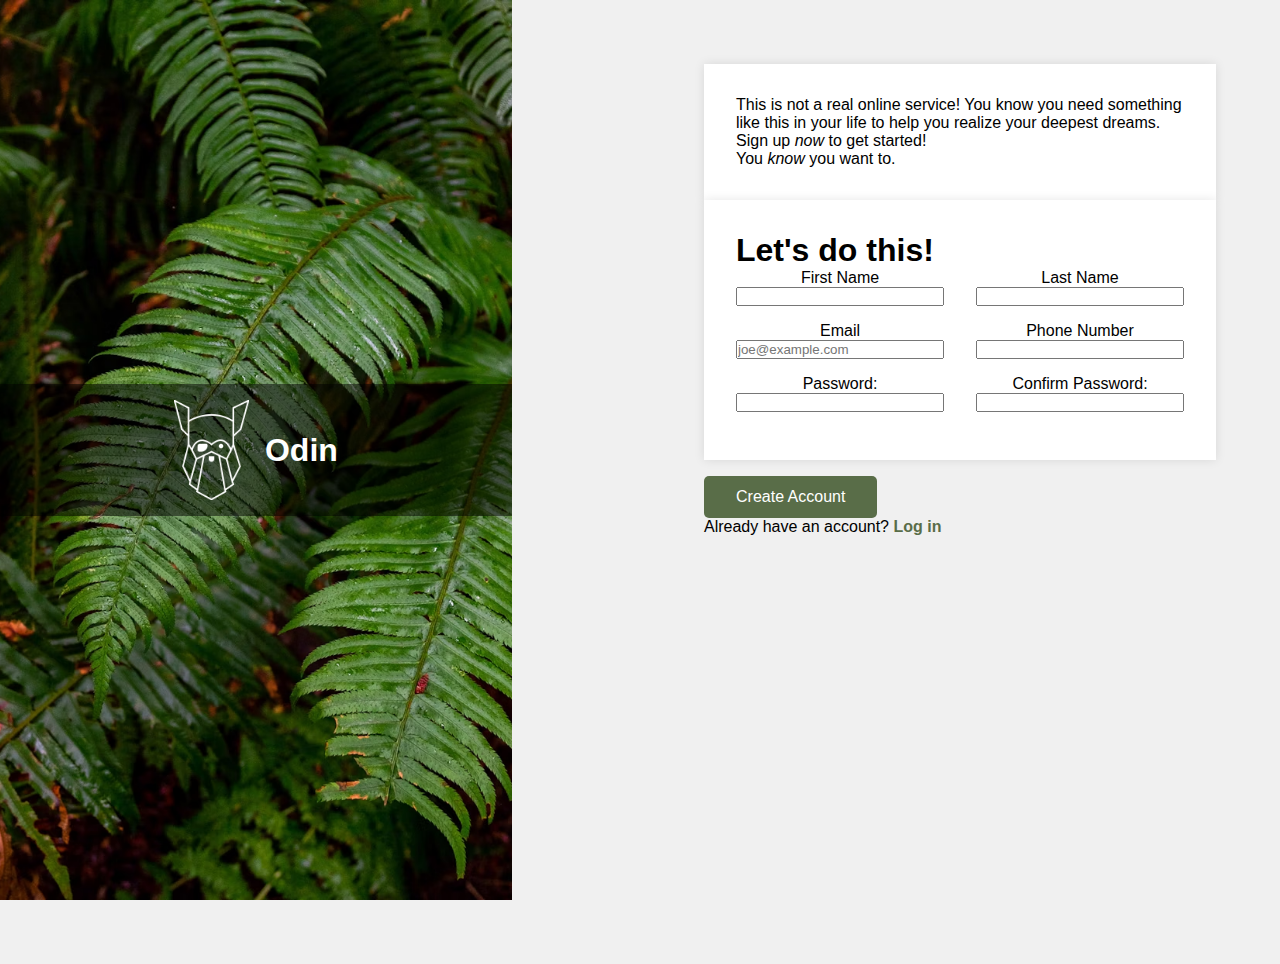
<file: index.html>
<!DOCTYPE html>
<html lang="en">

<head>
    <meta charset="UTF-8">
    <meta name="viewport" content="width=device-width, initial-scale=1.0">
    <title>Document</title>
    <link rel='stylesheet' href='styleform.css' />
</head>

<body>
    <div class="image-background">
        <div class="logo">
            <img src="logo.png">
            <h1>Odin</h1>
        </div>
    </div>

    <div class="main-content">
        <header class='speaker-form-header'>
            <p>This is not a real online service! You know you need something like this in your life to help you realize
                your deepest dreams.</p>
            <p>Sign up <em>now</em> to get started!</p>
            <p>You <em>know</em> you want to.</p>
        </header>

        <form action='' method='get' class='speaker-form'>
            <h1>Let's do this!</h1>
            <div class='form-row'>
                <div>
                    <label for='first-name'> First Name</label>
                    <input id='first-name' name='first-name' type='text' />
                </div>
                <div>
                    <label for='last-name'> Last Name</label>
                    <input id='last-name' name='last-name' type='text' />
                </div>
            </div>

            <div class='form-row'>
                <div>
                    <label for='email'>Email</label>
                    <input id='email' name='email' type='email' placeholder='joe@example.com' />
                </div>
                <div>
                    <label for='tel'>Phone Number</label>
                    <input id='tel' name='tel' type='tel' />
                </div>
            </div>

            <div class='form-row'>
                <div>
                    <label for="password">Password:</label>
                    <input type="text" id="password" name="password" required>
                </div>
                <div>
                    <label for="password">Confirm Password:</label>
                    <input type="text" id="confirm-password" name="confirm-password" required>
                </div>
            </div>

        </form>

        <div class="button-submit">
            <button type="submit">Create Account</button>
        </div>
        <div>
            Already have an account? <span class="log-in">Log in</span>
        </div>
    </div>

</body>

</html>
</file>
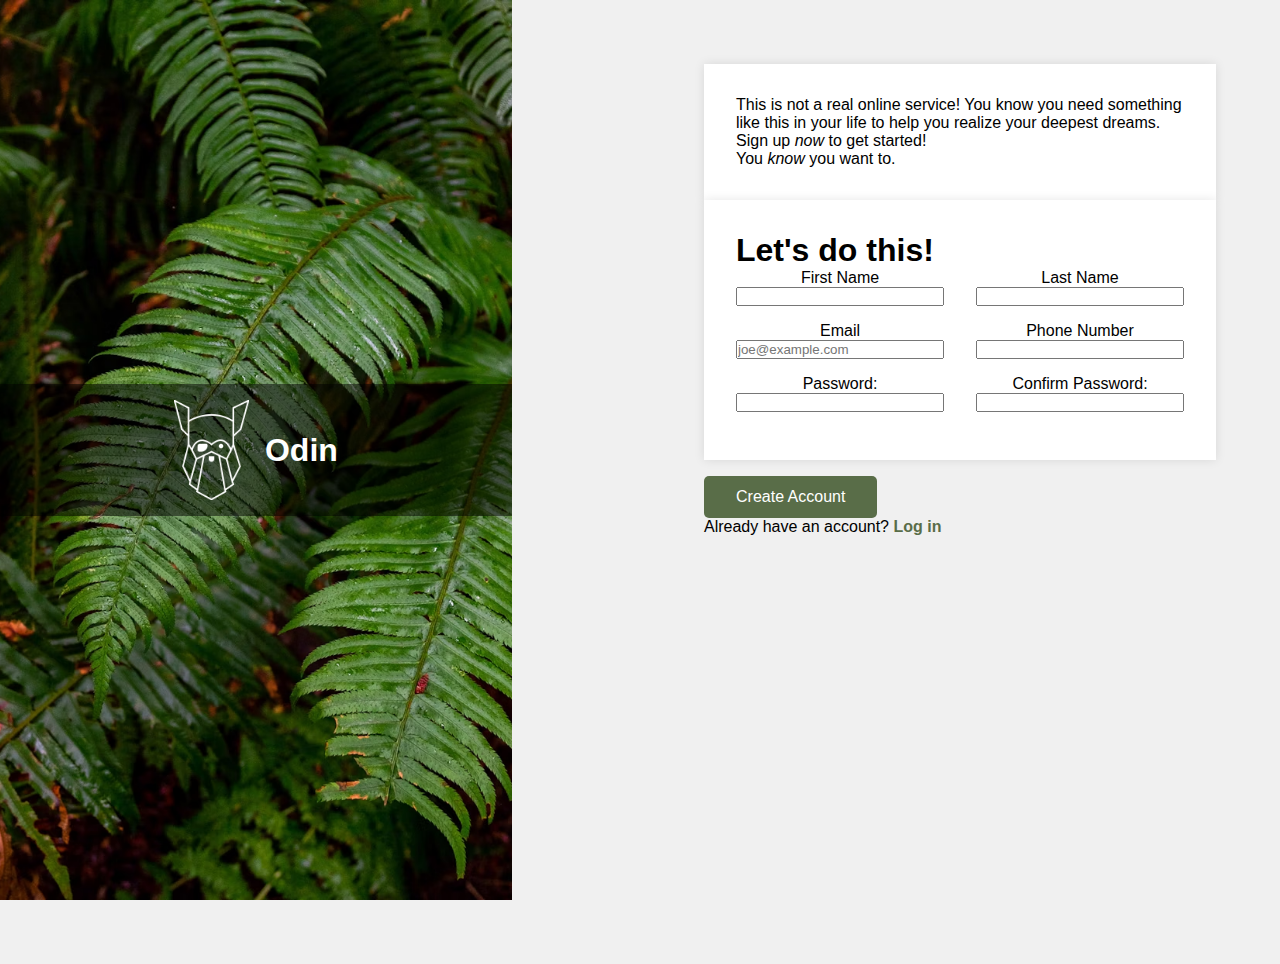
<file: indexsignupform.html>
<!DOCTYPE html>
<html lang="en">

<head>
    <meta charset="UTF-8">
    <meta name="viewport" content="width=device-width, initial-scale=1.0">
    <title>Document</title>
    <link rel='stylesheet' href='styleform.css' />
</head>

<body>
    <div class="image-background">
        <div class="logo">
            <img src="logo.png">
            <h1>Odin</h1>
        </div>
    </div>

    <div class="main-content">
        <header class='speaker-form-header'>
            <p>This is not a real online service! You know you need something like this in your life to help you realize
                your deepest dreams.</p>
            <p>Sign up <em>now</em> to get started!</p>
            <p>You <em>know</em> you want to.</p>
        </header>

        <form action='' method='get' class='speaker-form'>
            <h1>Let's do this!</h1>
            <div class='form-row'>
                <div>
                    <label for='first-name'> First Name</label>
                    <input id='first-name' name='first-name' type='text' />
                </div>
                <div>
                    <label for='last-name'> Last Name</label>
                    <input id='last-name' name='last-name' type='text' />
                </div>
            </div>

            <div class='form-row'>
                <div>
                    <label for='email'>Email</label>
                    <input id='email' name='email' type='email' placeholder='joe@example.com' />
                </div>
                <div>
                    <label for='tel'>Phone Number</label>
                    <input id='tel' name='tel' type='tel' />
                </div>
            </div>

            <div class='form-row'>
                <div>
                    <label for="password">Password:</label>
                    <input type="text" id="password" name="password" required>
                </div>
                <div>
                    <label for="password">Confirm Password:</label>
                    <input type="text" id="confirm-password" name="confirm-password" required>
                </div>
            </div>

        </form>

        <div class="button-submit">
            <button type="submit">Create Account</button>
        </div>
        <div>
            Already have an account? <span class="log-in">Log in</span>
        </div>
    </div>

</body>

</html>
</file>
<file: styleform.css>
* {
    box-sizing: border-box;
    margin: 0;
    padding: 0;
}

body {
    font-family: Arial, sans-serif;
    background-color: #f0f0f0;
    padding: 2rem;
}

.speaker-form {
    max-width: 700px;
    margin-left: auto;
    margin-right: auto;
    background-color: white;
    padding: 2rem;
    box-shadow: 0 0 10px rgba(0, 0, 0, 0.1);
}

.form-row {
    display: flex;
    flex-direction: column;
    margin-bottom: 1rem;
}

.form-row > div {
    display: flex;
    flex-direction: column;
    flex: 1;
    text-align: left;
}

.form-row label {
  text-align: left;
}

@media (min-width: 600px) {

    .form-row,
    .form-row2 {
        flex-direction: row;
        justify-content: space-between;
        gap: 2rem;
    }

    .form-row label,
    .form-row2 label {
        flex: 1;
        margin-bottom: 0;
        align-self: center;
    }

    .form-row input,
    .form-row2 input {
        flex: 2;
    }
}

.speaker-form-header {
    margin-left: auto;
    margin-right: auto;
    background-color: white;
    padding: 2rem;
    box-shadow: 0 0 10px rgba(0, 0, 0, 0.1);
}

.image-background {
    position: fixed;
    top: 0;
    left: 0;
    width: 40vw;
    height: 100vh;
    background-image: url('background.avif');
    background-size: cover;
    background-position: center;
    display: flex;
    align-items: center;
    justify-content: center;
}

.logo {
    position: absolute;
    background-color: rgba(0, 0, 0, 0.4);
    display: flex;
    align-items: center;
    gap: 1rem;
    background-color: rgba(0, 0, 0, 0.5);
    color: white;
    padding: 1rem 2rem;
    width: 40vw;
    justify-content: center;
}

.logo img {
    height: 100px;
}

.logo h1 {
    font-size: 2rem;
    font-family: 'Arial', sans-serif;
}

.main-content {
    margin-left: 50vw;
    padding: 2rem;
    height: 100vh;
    justify-content: center;
}

.button-submit {
    max-width: 700px;
    margin: 1rem auto 0 auto;
    text-align: left;
}

button[type="submit"] {
    padding: 0.75rem 2rem;
    font-size: 1rem;
    background-color: #596D48;
    color: white;
    border: none;
    border-radius: 5px;
    cursor: pointer;
    transition: background-color 0.3s ease;
}

button[type="submit"]:hover {
    background-color: #4b5e3a;
}

.log-in {
    color: #596D48;
    font-weight: bold;
}
</file>
